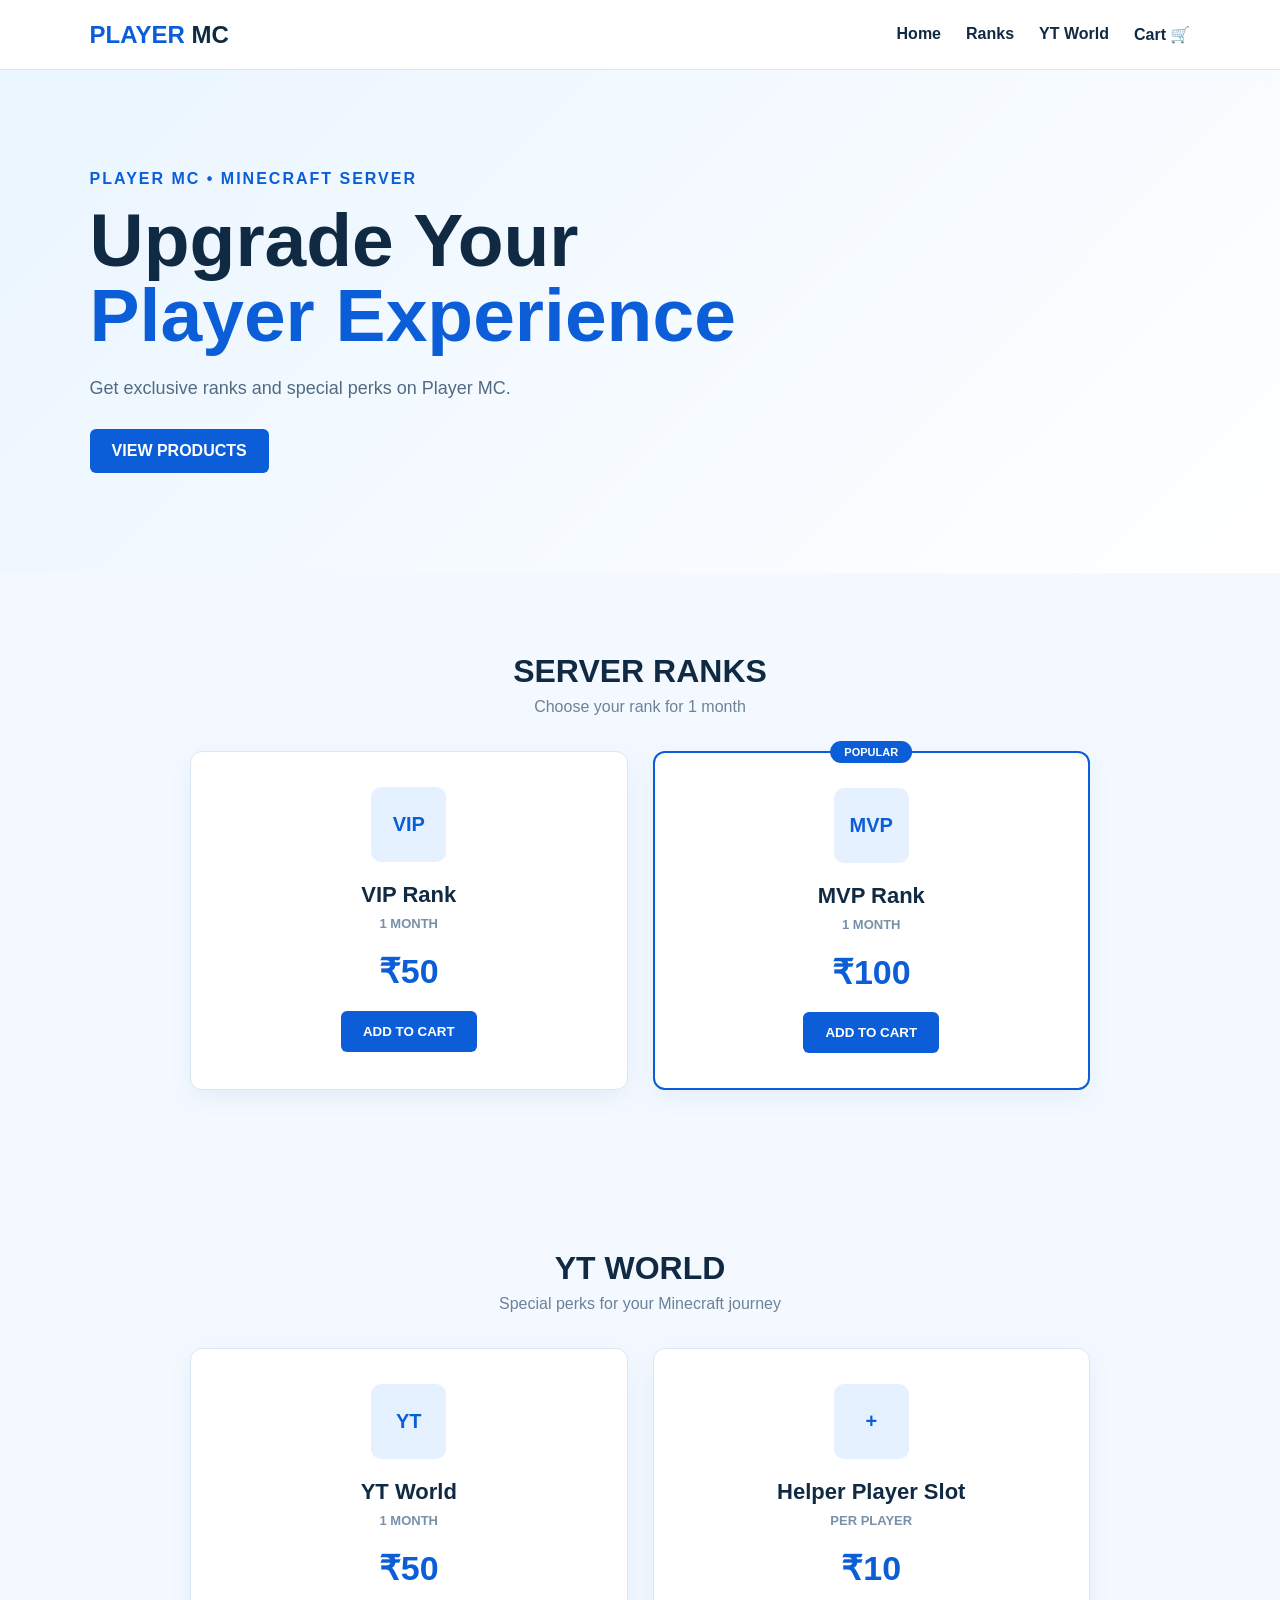
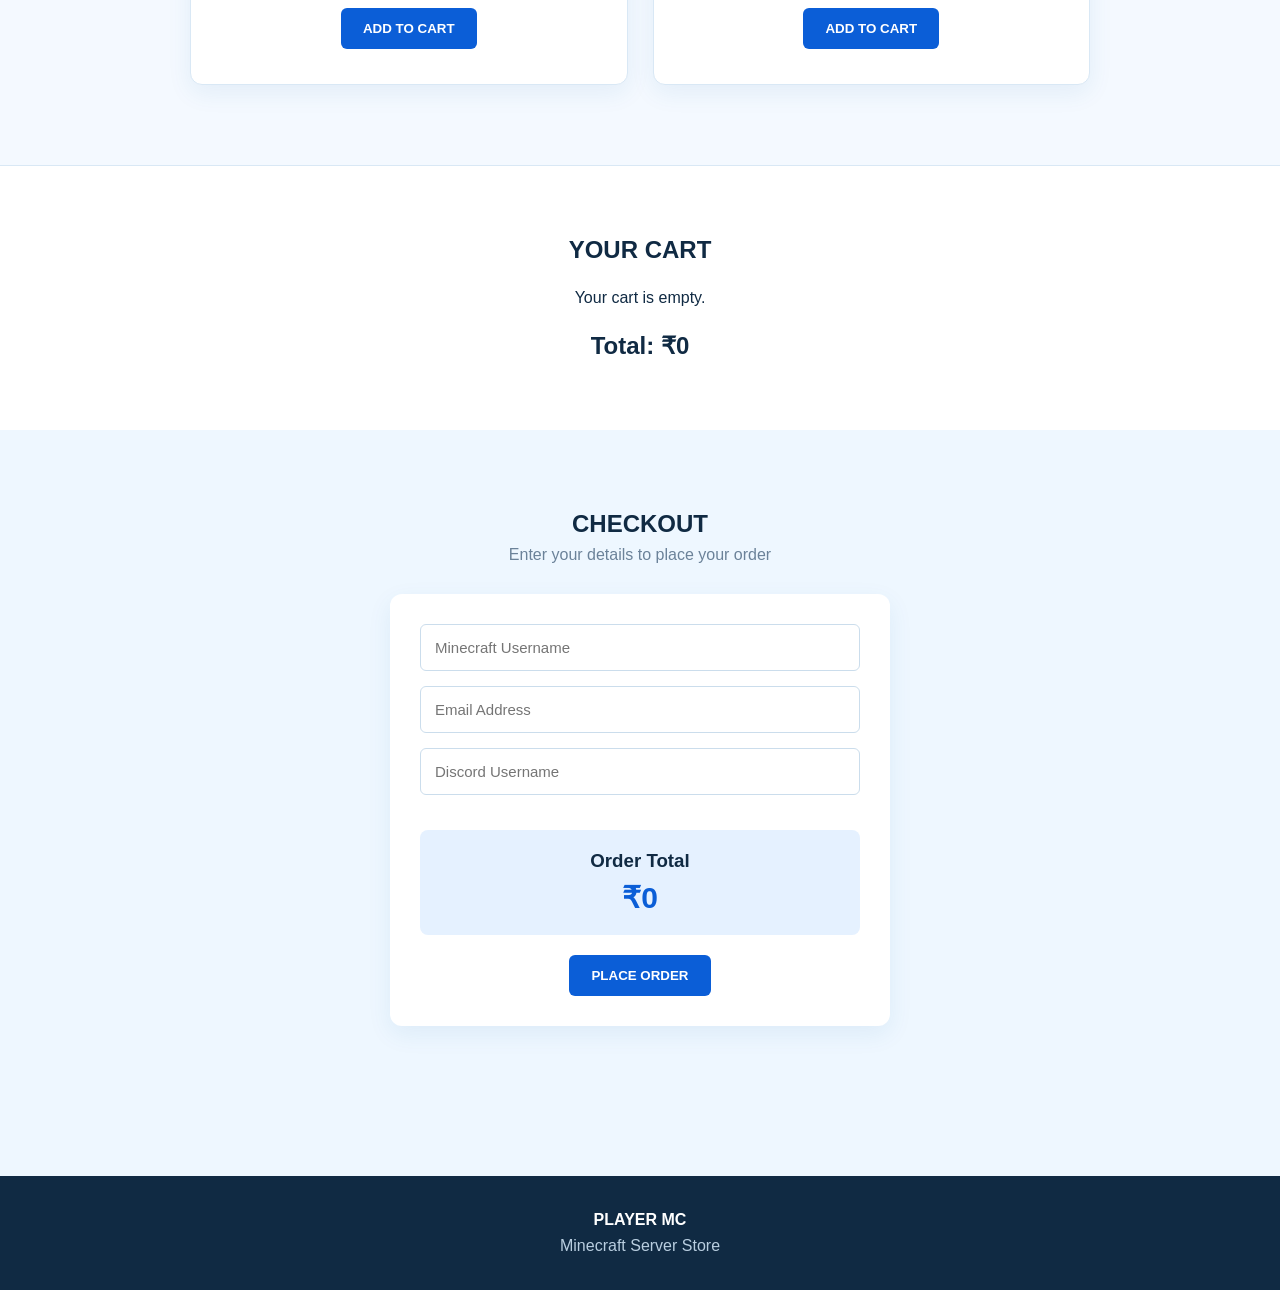
<file: Index.html>
<!DOCTYPE html>
<html lang="en">
<head>
  <meta charset="UTF-8">
  <meta name="viewport" content="width=device-width, initial-scale=1.0">
  <title>Player MC Store</title>
  <link rel="stylesheet" href="style.css">
</head>

<body>

<header>
  <div class="logo">PLAYER <span>MC</span></div>

  <nav>
    <a href="#home">Home</a>
    <a href="#ranks">Ranks</a>
    <a href="#yt-world">YT World</a>
    <a href="#cart">Cart 🛒</a>
  </nav>
</header>

<section class="hero" id="home">
  <div>
    <p class="server">PLAYER MC • MINECRAFT SERVER</p>
    <h1>Upgrade Your<br><span>Player Experience</span></h1>
    <p>Get exclusive ranks and special perks on Player MC.</p>
    <a href="#ranks" class="button">VIEW PRODUCTS</a>
  </div>
</section>

<section class="products-section" id="ranks">
  <h2>SERVER RANKS</h2>
  <p class="subtitle">Choose your rank for 1 month</p>

  <div class="products">

    <div class="product">
      <div class="product-icon">VIP</div>
      <h3>VIP Rank</h3>
      <p class="duration">1 MONTH</p>
      <div class="price">₹50</div>
      <button onclick="addToCart('VIP Rank', 50)">ADD TO CART</button>
    </div>

    <div class="product featured">
      <div class="badge">POPULAR</div>
      <div class="product-icon">MVP</div>
      <h3>MVP Rank</h3>
      <p class="duration">1 MONTH</p>
      <div class="price">₹100</div>
      <button onclick="addToCart('MVP Rank', 100)">ADD TO CART</button>
    </div>

  </div>
</section>

<section class="products-section" id="yt-world">
  <h2>YT WORLD</h2>
  <p class="subtitle">Special perks for your Minecraft journey</p>

  <div class="products">

    <div class="product">
      <div class="product-icon">YT</div>
      <h3>YT World</h3>
      <p class="duration">1 MONTH</p>
      <div class="price">₹50</div>
      <button onclick="addToCart('YT World', 50)">ADD TO CART</button>
    </div>

    <div class="product">
      <div class="product-icon">+</div>
      <h3>Helper Player Slot</h3>
      <p class="duration">PER PLAYER</p>
      <div class="price">₹10</div>
      <button onclick="addToCart('Helper Player Slot', 10)">ADD TO CART</button>
    </div>

  </div>
</section>

<section class="cart-section" id="cart">
  <h2>YOUR CART</h2>
  <div id="cart-items">
    <p>Your cart is empty.</p>
  </div>

  <div class="cart-total">
    Total: ₹<span id="cart-total">0</span>
  </div>
</section>

<section class="checkout-section" id="checkout">
  <h2>CHECKOUT</h2>
  <p class="subtitle">Enter your details to place your order</p>

  <form id="checkout-form">

    <input
      type="text"
      id="player-name"
      placeholder="Minecraft Username"
      required
    >

    <input
      type="email"
      id="email"
      placeholder="Email Address"
      required
    >

    <input
      type="text"
      id="discord"
      placeholder="Discord Username"
      required
    >

    <div class="checkout-summary">
      <h3>Order Total</h3>
      <div>₹<span id="checkout-total">0</span></div>
    </div>

    <button type="submit">PLACE ORDER</button>

  </form>

  <div id="order-success" class="order-success"></div>
</section>

<footer>
  <strong>PLAYER MC</strong>
  <p>Minecraft Server Store</p>
</footer>

<script src="script.js"></script>

</body>
</html>
</file>
<file: style.css>
* {
  box-sizing: border-box;
  margin: 0;
  padding: 0;
}

html {
  scroll-behavior: smooth;
}

body {
  font-family: Arial, sans-serif;
  background: #f4f9ff;
  color: #102a43;
}

header {
  height: 70px;
  padding: 0 7%;
  background: white;
  border-bottom: 1px solid #d9e8f5;
  display: flex;
  align-items: center;
  justify-content: space-between;
  position: sticky;
  top: 0;
  z-index: 10;
}

.logo {
  font-size: 24px;
  font-weight: 900;
  color: #0b5ed7;
}

.logo span {
  color: #102a43;
}

nav {
  display: flex;
  gap: 25px;
}

nav a {
  color: #102a43;
  text-decoration: none;
  font-weight: bold;
}

nav a:hover {
  color: #0b5ed7;
}

.hero {
  min-height: 500px;
  padding: 100px 7%;
  display: flex;
  align-items: center;
  background: linear-gradient(135deg, #eaf5ff, #ffffff);
}

.server {
  color: #0b5ed7;
  font-weight: bold;
  letter-spacing: 2px;
  margin-bottom: 15px;
}

.hero h1 {
  font-size: clamp(42px, 7vw, 75px);
  line-height: 1;
  margin-bottom: 25px;
}

.hero h1 span {
  color: #0b5ed7;
}

.hero p:not(.server) {
  font-size: 18px;
  margin-bottom: 30px;
  color: #526b84;
}

.button,
button {
  display: inline-block;
  background: #0b5ed7;
  color: white;
  border: none;
  padding: 13px 22px;
  border-radius: 6px;
  font-weight: bold;
  cursor: pointer;
  text-decoration: none;
}

button:hover,
.button:hover {
  background: #084298;
}

.products-section {
  padding: 80px 7%;
  text-align: center;
}

.products-section h2 {
  font-size: 32px;
  color: #102a43;
}

.subtitle {
  color: #6b8299;
  margin-top: 8px;
}

.products {
  max-width: 900px;
  margin: 35px auto 0;
  display: grid;
  grid-template-columns: repeat(auto-fit, minmax(230px, 1fr));
  gap: 25px;
}

.product {
  background: white;
  padding: 35px 25px;
  border: 1px solid #d9e8f5;
  border-radius: 12px;
  position: relative;
  box-shadow: 0 8px 25px rgba(30, 100, 160, 0.08);
}

.product:hover {
  transform: translateY(-5px);
  transition: 0.2s;
}

.product-icon {
  width: 75px;
  height: 75px;
  margin: auto;
  display: flex;
  align-items: center;
  justify-content: center;
  background: #e5f1ff;
  color: #0b5ed7;
  border-radius: 10px;
  font-size: 20px;
  font-weight: 900;
}

.product h3 {
  margin-top: 20px;
  font-size: 22px;
}

.duration {
  margin-top: 8px;
  color: #7890a8;
  font-size: 13px;
  font-weight: bold;
}

.price {
  font-size: 34px;
  font-weight: 900;
  color: #0b5ed7;
  margin: 20px 0;
}

.featured {
  border: 2px solid #0b5ed7;
}

.badge {
  position: absolute;
  top: -12px;
  left: 50%;
  transform: translateX(-50%);
  background: #0b5ed7;
  color: white;
  padding: 5px 14px;
  border-radius: 20px;
  font-size: 11px;
  font-weight: bold;
}

.cart-section {
  background: white;
  padding: 70px 7%;
  text-align: center;
  border-top: 1px solid #d9e8f5;
}

#cart-items {
  max-width: 600px;
  margin: 25px auto;
}

.cart-item {
  display: flex;
  justify-content: space-between;
  padding: 15px;
  border-bottom: 1px solid #d9e8f5;
}

.remove {
  color: #d62828;
  cursor: pointer;
  font-weight: bold;
}

.cart-total {
  font-size: 24px;
  font-weight: bold;
  margin-top: 25px;
}

footer {
  padding: 35px;
  text-align: center;
  background: #102a43;
  color: white;
}

footer p {
  margin-top: 8px;
  color: #b9cee0;
}

@media (max-width: 700px) {
  header {
    padding: 0 20px;
  }

  nav {
    gap: 10px;
  }

  nav a {
    font-size: 12px;
  }

  .hero {
    padding: 80px 25px;
  }

  .products-section {
    padding: 60px 20px;
  }
}
.checkout-section {
  padding: 80px 20px;
  background: #eef7ff;
  text-align: center;
}

.checkout-section form {
  max-width: 500px;
  margin: 30px auto;
  background: white;
  padding: 30px;
  border-radius: 12px;
  box-shadow: 0 8px 25px rgba(30, 100, 160, 0.08);
}

.checkout-section input {
  width: 100%;
  padding: 14px;
  margin-bottom: 15px;
  border: 1px solid #cbddec;
  border-radius: 6px;
  font-size: 15px;
}

.checkout-summary {
  margin: 20px 0;
  padding: 20px;
  background: #e5f1ff;
  border-radius: 8px;
}

.checkout-summary div {
  font-size: 30px;
  font-weight: bold;
  color: #0b5ed7;
  margin-top: 8px;
}

.order-success {
  max-width: 500px;
  margin: auto;
  padding: 20px;
  color: #087f23;
  font-weight: bold;
}
@media (max-width: 700px) {

  header {
    height: auto;
    padding: 15px 18px;
    flex-direction: column;
    gap: 12px;
  }

  .logo {
    font-size: 22px;
  }

  nav {
    width: 100%;
    justify-content: center;
    gap: 12px;
    flex-wrap: wrap;
  }

  nav a {
    font-size: 12px;
    padding: 7px 5px;
  }

  .hero {
    min-height: 430px;
    padding: 60px 20px;
    text-align: center;
  }

  .server {
    font-size: 11px;
    letter-spacing: 1px;
  }

  .hero h1 {
    font-size: 42px;
  }

  .hero p:not(.server) {
    font-size: 15px;
    line-height: 1.5;
  }

  .button {
    width: 100%;
    max-width: 280px;
  }

  .products-section {
    padding: 55px 18px;
  }

  .products-section h2 {
    font-size: 27px;
  }

  .products {
    grid-template-columns: 1fr;
    gap: 18px;
  }

  .product {
    padding: 28px 20px;
  }

  .product button {
    width: 100%;
    padding: 15px;
  }

  .cart-section {
    padding: 55px 18px;
  }

  .cart-item {
    font-size: 14px;
    padding: 14px 5px;
  }

  .checkout-section {
    padding: 55px 18px;
  }

  .checkout-section form {
    padding: 22px 18px;
  }

  .checkout-section input {
    padding: 15px;
    font-size: 16px;
  }

  .checkout-section button {
    width: 100%;
    padding: 15px;
  }

  footer {
    padding: 30px 15px;
  }
}
.login-modal {
  display: none;
  position: fixed;
  inset: 0;
  background: rgba(0,0,0,.55);
  z-index: 999;
  align-items: center;
  justify-content: center;
  padding: 20px;
}

.login-box {
  background: white;
  width: 100%;
  max-width: 420px;
  padding: 30px;
  border-radius: 14px;
  text-align: center;
  position: relative;
}

.login-box input {
  width: 100%;
  padding: 14px;
  margin: 10px 0;
  border: 1px solid #cbddec;
  border-radius: 7px;
}

.login-box button:not(.close-login) {
  width: 100%;
  margin-top: 10px;
}

.close-login {
  position: absolute;
  right: 15px;
  top: 10px;
  border: 0;
  background: none;
  color: #102a43;
  font-size: 28px;
  cursor: pointer;
}
</file>
